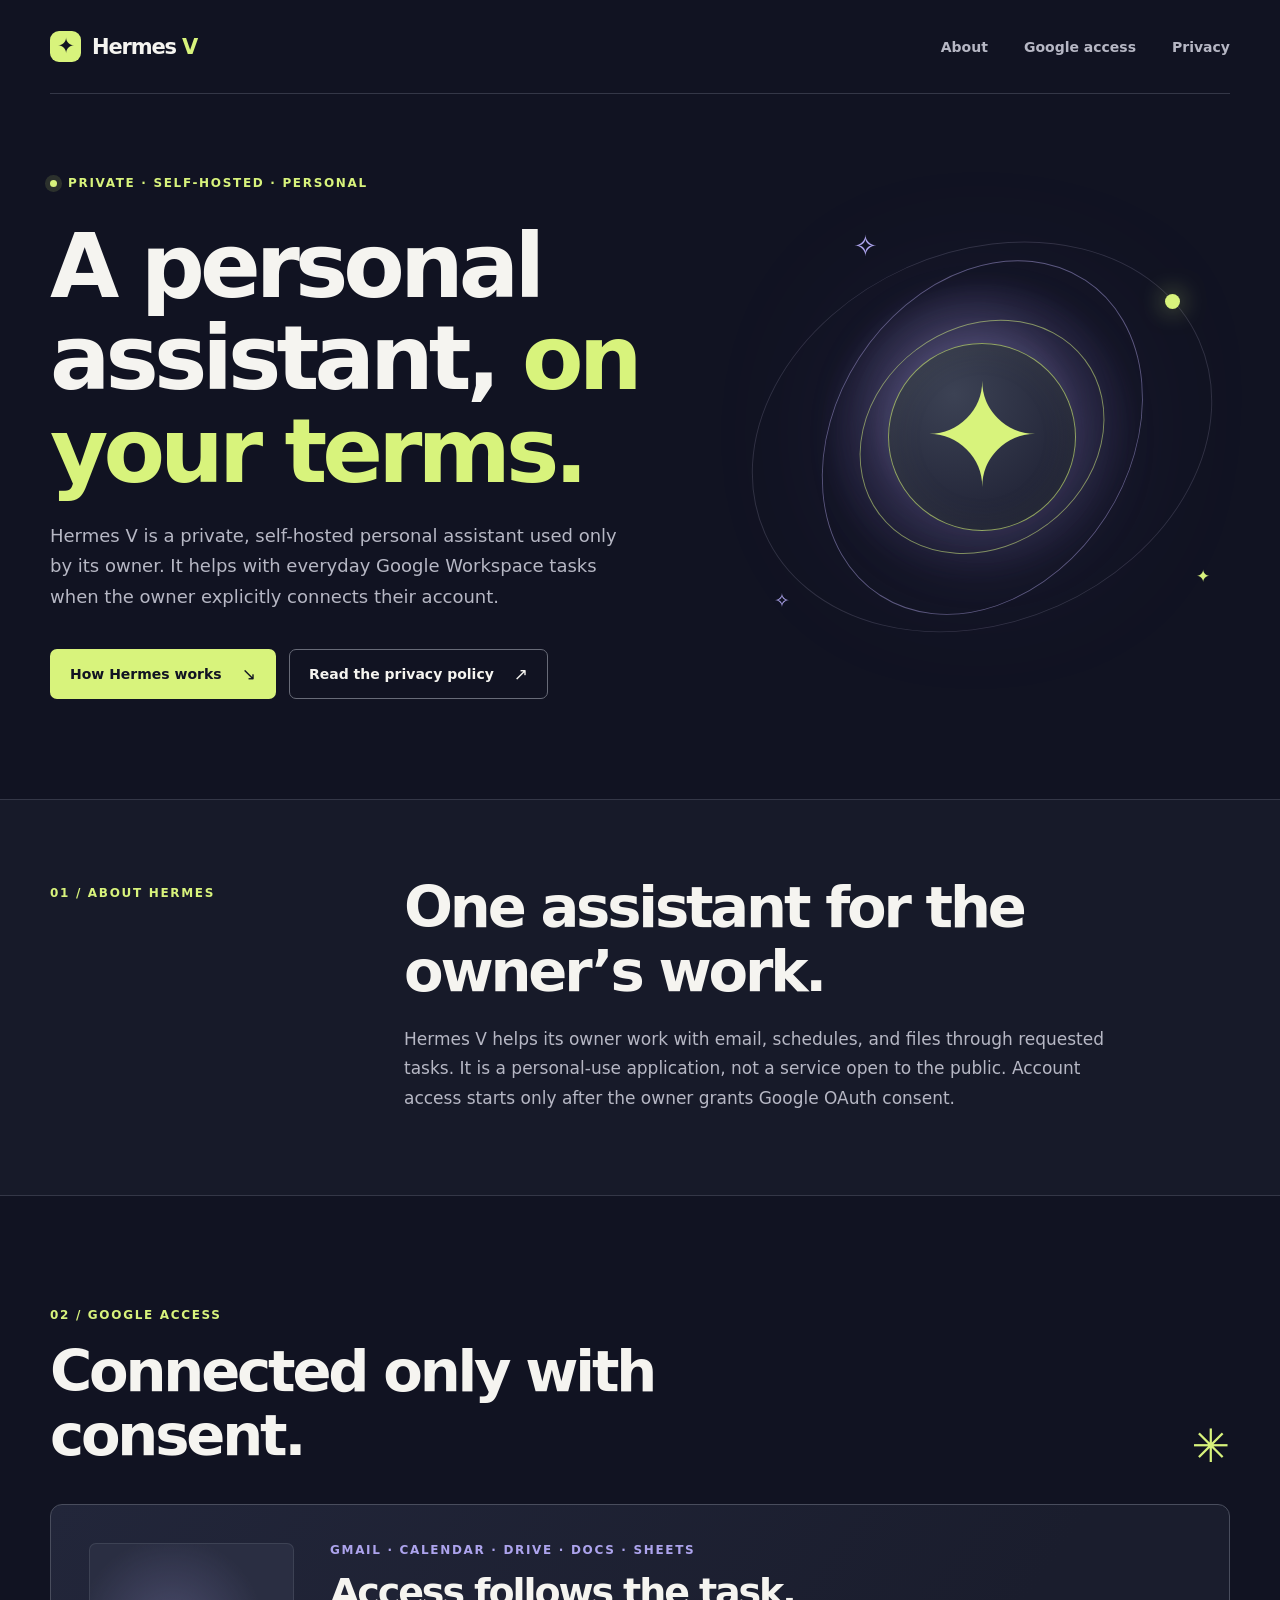
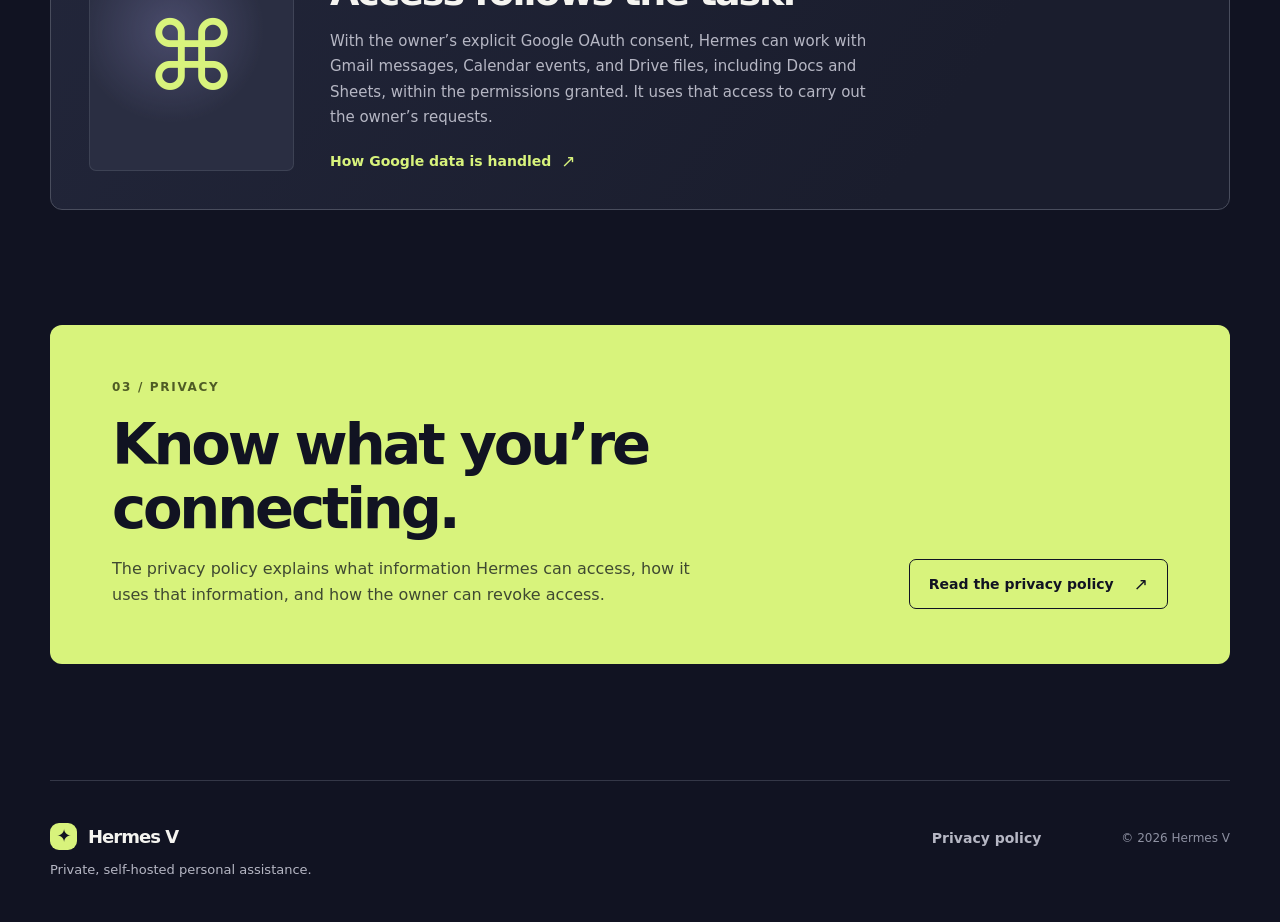
<file: index.html>
<!doctype html>
<html lang="en">
  <head>
    <meta charset="utf-8">
    <meta name="viewport" content="width=device-width, initial-scale=1">
    <meta name="theme-color" content="#111322">
    <meta name="description" content="Hermes V is a private, self-hosted personal assistant used only by its owner. Learn what it does and how it uses Google data.">
    <title>Hermes V — Private personal assistant</title>
    <link rel="icon" href="/favicon.svg" type="image/svg+xml">
    <link rel="stylesheet" href="/styles.css">
  </head>
  <body>
    <a class="skip-link" href="#main">Skip to content</a>
    <div class="site-shell">
      <header class="site-header wrap">
        <a class="brand" href="/" aria-label="Hermes V home"><span class="brand-mark" aria-hidden="true">✦</span><span>Hermes <span class="brand-numerals">V</span></span></a>
        <nav aria-label="Main navigation"><a href="#about">About</a><a href="#access">Google access</a><a href="/privacy/">Privacy</a></nav>
      </header>

      <main id="main">
        <section class="hero wrap" aria-labelledby="hero-title">
          <div class="hero-copy">
            <p class="eyebrow"><span class="eyebrow-dot" aria-hidden="true"></span> Private · Self-hosted · Personal</p>
            <h1 id="hero-title">A personal assistant, <em>on your terms.</em></h1>
            <p class="hero-description">Hermes V is a private, self-hosted personal assistant used only by its owner. It helps with everyday Google Workspace tasks when the owner explicitly connects their account.</p>
            <div class="hero-actions">
              <a class="button button-primary" href="#about">How Hermes works <span aria-hidden="true">↘</span></a>
              <a class="button button-secondary" href="/privacy/">Read the privacy policy <span aria-hidden="true">↗</span></a>
            </div>
          </div>
          <div class="hero-art" aria-hidden="true">
            <div class="orbit orbit-outer"></div><div class="orbit orbit-middle"></div><div class="orbit orbit-inner"></div>
            <div class="art-core">✦</div>
            <span class="star star-one">✧</span><span class="star star-two">✦</span><span class="star star-three">✧</span>
          </div>
        </section>

        <section class="intro-band" id="about" aria-labelledby="about-title">
          <div class="wrap intro-grid">
            <p class="section-label">01 / About Hermes</p>
            <div>
              <h2 id="about-title">One assistant for the owner’s work.</h2>
              <p>Hermes V helps its owner work with email, schedules, and files through requested tasks. It is a personal-use application, not a service open to the public. Account access starts only after the owner grants Google OAuth consent.</p>
            </div>
          </div>
        </section>

        <section class="projects-section wrap" id="access" aria-labelledby="access-title">
          <div class="section-heading">
            <div><p class="section-label">02 / Google access</p><h2 id="access-title">Connected only with consent.</h2></div>
            <span class="section-decoration" aria-hidden="true">✳</span>
          </div>
          <article class="project-card access-card">
            <div class="project-symbol" aria-hidden="true">⌘</div>
            <div class="project-content">
              <p class="card-kicker">Gmail · Calendar · Drive · Docs · Sheets</p>
              <h3>Access follows the task.</h3>
              <p>With the owner’s explicit Google OAuth consent, Hermes can work with Gmail messages, Calendar events, and Drive files, including Docs and Sheets, within the permissions granted. It uses that access to carry out the owner’s requests.</p>
              <a class="text-link" href="/privacy/">How Google data is handled <span aria-hidden="true">↗</span></a>
            </div>
          </article>
        </section>

        <section class="trust-section wrap" aria-labelledby="trust-title">
          <div class="trust-card">
            <div><p class="section-label">03 / Privacy</p><h2 id="trust-title">Know what you’re connecting.</h2><p>The privacy policy explains what information Hermes can access, how it uses that information, and how the owner can revoke access.</p></div>
            <a class="button button-light" href="/privacy/">Read the privacy policy <span aria-hidden="true">↗</span></a>
          </div>
        </section>
      </main>

      <footer class="site-footer wrap">
        <div><a class="brand footer-brand" href="/"><span class="brand-mark" aria-hidden="true">✦</span> Hermes V</a><p>Private, self-hosted personal assistance.</p></div>
        <div class="footer-links"><a href="/privacy/">Privacy policy</a></div>
        <small>© 2026 Hermes V</small>
      </footer>
    </div>
  </body>
</html>
</file>
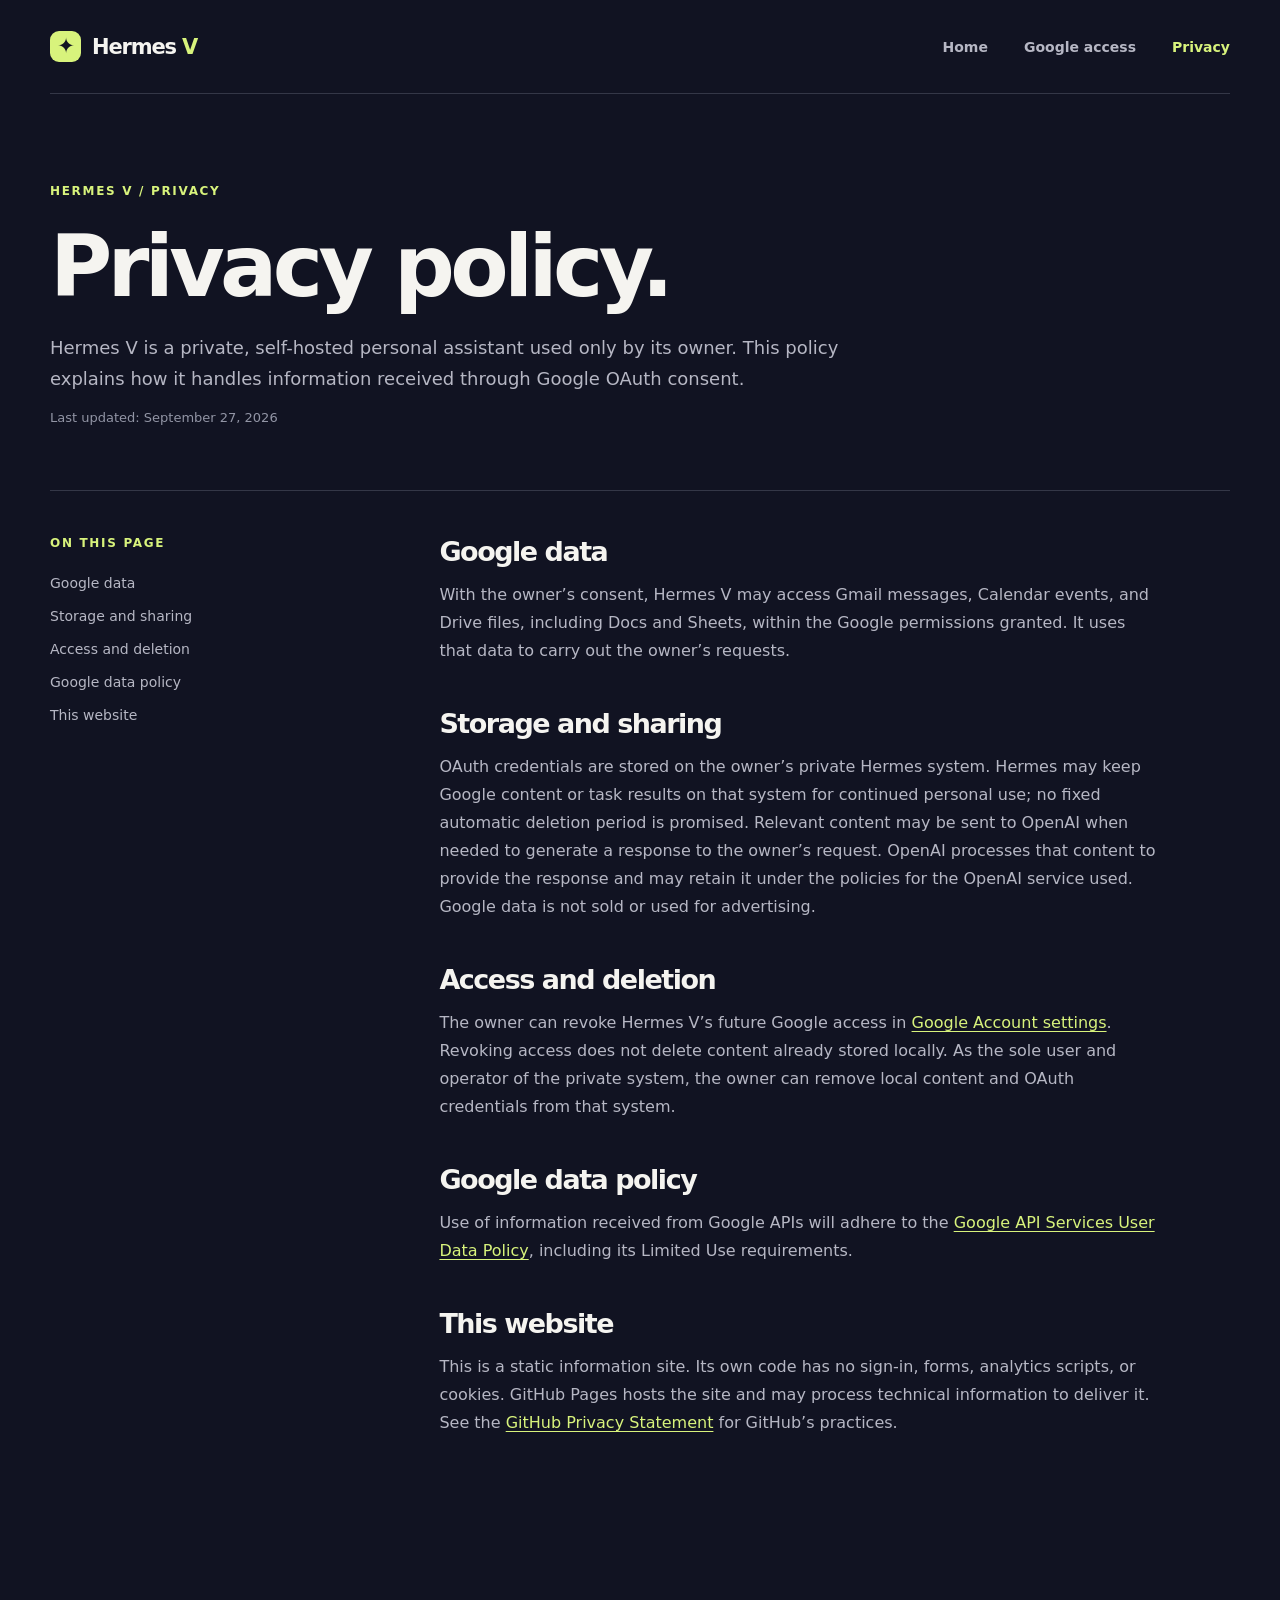
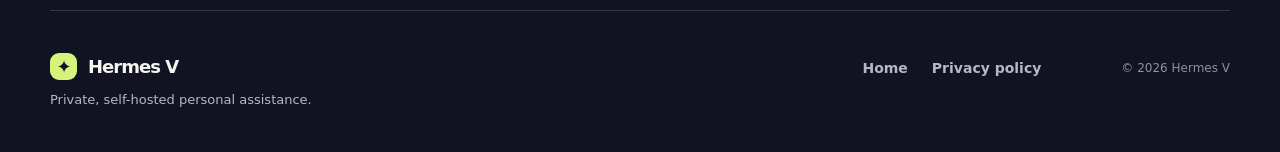
<file: privacy/index.html>
<!doctype html>
<html lang="en">
  <head>
    <meta charset="utf-8">
    <meta name="viewport" content="width=device-width, initial-scale=1">
    <meta name="theme-color" content="#111322">
    <meta name="description" content="Privacy policy for Hermes V, a private, self-hosted personal assistant.">
    <title>Privacy Policy — Hermes V</title>
    <link rel="icon" href="/favicon.svg" type="image/svg+xml">
    <link rel="stylesheet" href="/styles.css">
  </head>
  <body>
    <a class="skip-link" href="#main">Skip to content</a>
    <div class="site-shell">
      <header class="site-header wrap">
        <a class="brand" href="/" aria-label="Hermes V home"><span class="brand-mark" aria-hidden="true">✦</span><span>Hermes <span class="brand-numerals">V</span></span></a>
        <nav aria-label="Main navigation"><a href="/">Home</a><a href="/#access">Google access</a><a href="/privacy/" aria-current="page">Privacy</a></nav>
      </header>
      <main id="main" class="document-main wrap">
        <p class="section-label">Hermes V / Privacy</p>
        <h1>Privacy policy.</h1>
        <p class="document-lead">Hermes V is a private, self-hosted personal assistant used only by its owner. This policy explains how it handles information received through Google OAuth consent.</p>
        <p class="updated">Last updated: September 27, 2026</p>
        <div class="document-grid">
          <aside class="document-aside" aria-label="On this page"><p>On this page</p><a href="#google-data">Google data</a><a href="#storage">Storage and sharing</a><a href="#access-deletion">Access and deletion</a><a href="#policy">Google data policy</a><a href="#website">This website</a></aside>
          <div class="document-body">
            <section id="google-data"><h2>Google data</h2><p>With the owner’s consent, Hermes V may access Gmail messages, Calendar events, and Drive files, including Docs and Sheets, within the Google permissions granted. It uses that data to carry out the owner’s requests.</p></section>
            <section id="storage"><h2>Storage and sharing</h2><p>OAuth credentials are stored on the owner’s private Hermes system. Hermes may keep Google content or task results on that system for continued personal use; no fixed automatic deletion period is promised. Relevant content may be sent to OpenAI when needed to generate a response to the owner’s request. OpenAI processes that content to provide the response and may retain it under the policies for the OpenAI service used. Google data is not sold or used for advertising.</p></section>
            <section id="access-deletion"><h2>Access and deletion</h2><p>The owner can revoke Hermes V’s future Google access in <a href="https://myaccount.google.com/connections">Google Account settings</a>. Revoking access does not delete content already stored locally. As the sole user and operator of the private system, the owner can remove local content and OAuth credentials from that system.</p></section>
            <section id="policy"><h2>Google data policy</h2><p>Use of information received from Google APIs will adhere to the <a href="https://developers.google.com/terms/api-services-user-data-policy">Google API Services User Data Policy</a>, including its Limited Use requirements.</p></section>
            <section id="website"><h2>This website</h2><p>This is a static information site. Its own code has no sign-in, forms, analytics scripts, or cookies. GitHub Pages hosts the site and may process technical information to deliver it. See the <a href="https://docs.github.com/en/site-policy/privacy-policies/github-general-privacy-statement">GitHub Privacy Statement</a> for GitHub’s practices.</p></section>
          </div>
        </div>
      </main>
      <footer class="site-footer wrap"><div><a class="brand footer-brand" href="/"><span class="brand-mark" aria-hidden="true">✦</span> Hermes V</a><p>Private, self-hosted personal assistance.</p></div><div class="footer-links"><a href="/">Home</a><a href="/privacy/">Privacy policy</a></div><small>© 2026 Hermes V</small></footer>
    </div>
  </body>
</html>
</file>
<file: styles.css>
:root {
  color-scheme: dark;
  --ink: #f5f4f0;
  --muted: #b6b7c4;
  --background: #111322;
  --surface: #1a1d2d;
  --line: #343747;
  --acid: #d8f37c;
  --violet: #ada4ed;
  font-family: Inter, ui-sans-serif, system-ui, -apple-system, BlinkMacSystemFont, 'Segoe UI', sans-serif;
  font-synthesis: none;
  scroll-behavior: smooth;
}

* { box-sizing: border-box; }
body { margin: 0; background: var(--background); color: var(--ink); }
a { color: inherit; }
button, a { -webkit-tap-highlight-color: transparent; }
a:focus-visible { outline: 3px solid var(--acid); outline-offset: 5px; border-radius: 3px; }
::selection { background: var(--acid); color: var(--background); }
.site-shell { overflow: hidden; }
.wrap { width: min(100% - 64px, 1180px); margin-inline: auto; }
.skip-link { position: absolute; z-index: 20; top: -100px; left: 20px; padding: 10px 16px; background: var(--acid); color: var(--background); }
.skip-link:focus { top: 12px; }

.site-header { display: flex; align-items: center; justify-content: space-between; min-height: 94px; border-bottom: 1px solid var(--line); }
.brand { display: inline-flex; align-items: center; gap: 11px; font-family: ui-sans-serif, system-ui, -apple-system, BlinkMacSystemFont, 'Segoe UI', sans-serif; font-size: 21px; font-weight: 700; letter-spacing: -.055em; text-decoration: none; white-space: nowrap; }
.brand-mark { display: grid; place-items: center; width: 31px; height: 31px; border-radius: 9px; background: var(--acid); color: var(--background); font-size: 21px; line-height: 1; }
.brand-numerals { color: var(--acid); }
.site-header nav { display: flex; gap: 36px; align-items: center; }
.site-header nav a, .footer-links a { color: var(--muted); font-size: 14px; font-weight: 600; text-decoration: none; transition: color .2s ease; }
.site-header nav a:hover, .site-header nav a[aria-current], .footer-links a:hover { color: var(--acid); }

.hero { position: relative; display: grid; grid-template-columns: 58% 42%; min-height: 650px; align-items: center; padding-block: 82px 100px; }
.hero-copy { position: relative; z-index: 2; }
.eyebrow, .section-label, .card-kicker { margin: 0; color: var(--acid); font-size: 12px; font-weight: 700; letter-spacing: .14em; text-transform: uppercase; }
.eyebrow { display: flex; align-items: center; gap: 11px; }
.eyebrow-dot { width: 7px; height: 7px; border-radius: 50%; background: var(--acid); box-shadow: 0 0 0 5px #d8f37c22; }
h1, h2, h3, p { margin-top: 0; }
h1, h2, h3 { font-family: ui-sans-serif, system-ui, -apple-system, BlinkMacSystemFont, 'Segoe UI', sans-serif; letter-spacing: -.055em; }
.hero h1 { max-width: 760px; margin: 30px 0 24px; font-size: clamp(56px, 7vw, 94px); font-weight: 600; line-height: 1.03; }
.hero h1 em { color: var(--acid); font-style: normal; }
.hero-description { max-width: 575px; color: var(--muted); font-size: 18px; line-height: 1.7; }
.hero-actions { display: flex; flex-wrap: wrap; gap: 13px; margin-top: 36px; }
.button { display: inline-flex; align-items: center; justify-content: center; gap: 20px; min-height: 50px; padding: 0 19px; border: 1px solid transparent; border-radius: 7px; font-size: 14px; font-weight: 700; text-decoration: none; transition: transform .2s ease, background .2s ease, border-color .2s ease; }
.button:hover { transform: translateY(-2px); }
.button span, .text-link span { font-size: 17px; font-weight: 400; }
.button-primary { background: var(--acid); color: var(--background); }
.button-primary:hover { background: #e7ffa0; }
.button-secondary { border-color: #686b78; color: var(--ink); }
.button-secondary:hover { border-color: var(--acid); }
.hero-art { position: relative; width: min(100%, 520px); aspect-ratio: 1; margin-left: auto; filter: drop-shadow(0 0 80px #9d86fa23); }
.orbit { position: absolute; inset: 0; border: 1px solid #7a79934d; border-radius: 50%; }
.orbit-outer { inset: 2%; transform: rotate(-24deg) scaleY(.78); }
.orbit-middle { inset: 12%; transform: rotate(33deg) scaleX(.78); border-color: #b0a6e877; }
.orbit-inner { inset: 24%; transform: rotate(-37deg) scaleY(.85); border-color: #d8f37c88; }
.hero-art::before { content: ''; position: absolute; inset: 19%; border-radius: 50%; background: radial-gradient(circle at 45% 40%, #b3a9ec66, #61559621 45%, transparent 72%); filter: blur(9px); }
.hero-art::after { content: ''; position: absolute; top: 21%; right: 10%; width: 15px; height: 15px; border-radius: 50%; background: var(--acid); box-shadow: 0 0 24px #d8f37caa; }
.art-core { position: absolute; display: grid; place-items: center; inset: 31%; border: 1px solid #d8f37c99; border-radius: 50%; background: radial-gradient(circle at 35% 27%, #3c4254, #24273a 65%, #16192a); box-shadow: inset 0 0 35px #a4b27719, 0 0 80px #ada4ed44; color: var(--acid); font-size: 140px; line-height: 1; }
.star { position: absolute; color: var(--violet); }
.star-one { top: 8%; left: 24%; font-size: 29px; }
.star-two { right: 4%; bottom: 20%; color: var(--acid); font-size: 17px; }
.star-three { left: 8%; bottom: 15%; font-size: 19px; }

.intro-band { border-block: 1px solid var(--line); background: #171a29; }
.intro-grid { display: grid; grid-template-columns: 30% 70%; gap: 0; padding-block: 76px 81px; }
.intro-grid .section-label { padding-top: 10px; }
.intro-grid h2, .section-heading h2, .trust-card h2 { max-width: 650px; margin-bottom: 20px; font-size: clamp(39px, 4.5vw, 58px); font-weight: 600; line-height: 1.12; }
.intro-grid p:not(.section-label) { max-width: 700px; margin: 0; color: var(--muted); font-size: 17px; line-height: 1.75; }
.projects-section { padding-block: 112px 115px; }
.section-heading { display: flex; align-items: end; justify-content: space-between; margin-bottom: 35px; }
.section-heading .section-label { margin-bottom: 18px; }
.section-heading h2 { margin: 0; }
.section-decoration { color: var(--acid); font-size: 46px; line-height: 1; }
.project-card { display: grid; grid-template-columns: 205px 1fr auto; gap: 36px; min-height: 290px; padding: 38px; border: 1px solid #494d5d; border-radius: 12px; background: linear-gradient(125deg, #22263a, #1a1d2d 75%); }
.project-symbol { display: grid; place-items: center; align-self: stretch; min-height: 210px; border: 1px solid #646a7a55; border-radius: 7px; background: radial-gradient(circle at 40% 38%, #a6a1e440, transparent 50%), #2a2e42; color: var(--acid); font-size: 95px; }
.project-content { align-self: center; }
.card-kicker { margin-bottom: 13px; color: var(--violet); }
.project-content h3 { margin-bottom: 15px; font-size: clamp(27px, 3vw, 38px); font-weight: 600; }
.project-content p:not(.card-kicker) { max-width: 560px; margin-bottom: 20px; color: var(--muted); font-size: 15px; line-height: 1.7; }
.text-link { display: inline-flex; align-items: center; gap: 10px; color: var(--acid); font-size: 14px; font-weight: 700; text-decoration: none; }
.text-link:hover { text-decoration: underline; text-underline-offset: 4px; }
.project-index { color: #8e91a2; font-family: ui-sans-serif, system-ui, -apple-system, BlinkMacSystemFont, 'Segoe UI', sans-serif; font-size: 13px; }
.trust-section { padding-bottom: 116px; }
.trust-card { display: flex; align-items: end; justify-content: space-between; gap: 50px; padding: 55px 62px; border-radius: 12px; background: var(--acid); color: var(--background); }
.trust-card .section-label { margin-bottom: 19px; color: #4f5c25; }
.trust-card h2 { margin-bottom: 14px; }
.trust-card p:not(.section-label) { max-width: 610px; margin: 0; color: #3f4931; font-size: 16px; line-height: 1.65; }
.button-light { flex: 0 0 auto; border-color: var(--background); color: var(--background); }
.button-light:hover { background: #11132214; }

.site-footer { display: grid; grid-template-columns: 1fr auto auto; gap: 80px; align-items: start; padding-block: 42px 45px; border-top: 1px solid var(--line); }
.footer-brand { font-size: 18px; }
.footer-brand .brand-mark { width: 27px; height: 27px; font-size: 18px; }
.site-footer p { margin: 12px 0 0; color: var(--muted); font-size: 13px; }
.footer-links { display: flex; gap: 24px; padding-top: 7px; }
.site-footer small { padding-top: 8px; color: #8e91a2; font-size: 12px; white-space: nowrap; }

.document-main { padding-block: 90px 130px; }
.document-main > .section-label { margin-bottom: 24px; }
.document-main h1 { max-width: 850px; margin-bottom: 22px; font-size: clamp(52px, 7vw, 85px); font-weight: 600; line-height: 1.05; }
.document-lead { max-width: 820px; margin-bottom: 16px; color: var(--muted); font-size: 18px; line-height: 1.7; }
.document-lead strong { color: var(--ink); font-weight: 600; }
.updated { color: #9295a5; font-size: 13px; }
.document-grid { display: grid; grid-template-columns: 25% 1fr; gap: 8%; margin-top: 65px; padding-top: 45px; border-top: 1px solid var(--line); }
.document-aside { display: flex; flex-direction: column; align-items: start; gap: 17px; }
.document-aside p { margin-bottom: 8px; color: var(--acid); font-size: 12px; font-weight: 700; letter-spacing: .14em; text-transform: uppercase; }
.document-aside a { color: var(--muted); font-size: 14px; text-decoration: none; }
.document-aside a:hover { color: var(--acid); }
.document-body section { margin-bottom: 43px; scroll-margin-top: 30px; }
.document-body h2 { margin-bottom: 14px; font-size: 27px; font-weight: 600; }
.document-body p { max-width: 720px; color: var(--muted); font-size: 16px; line-height: 1.75; }
.document-body a { color: var(--acid); text-underline-offset: 3px; }

@media (max-width: 900px) {
  .hero { grid-template-columns: 1fr; min-height: auto; padding-block: 90px 40px; }
  .hero-art { grid-row: 1; width: min(65%, 360px); margin: -60px 0 -30px auto; opacity: .75; }
  .hero-copy { grid-row: 1; }
  .hero h1 { max-width: 650px; }
  .project-card { grid-template-columns: 150px 1fr; }
  .project-index { display: none; }
  .trust-card { align-items: start; flex-direction: column; gap: 27px; }
  .site-footer { grid-template-columns: 1fr auto; gap: 28px; }
  .site-footer small { grid-column: 1 / -1; }
}
@media (max-width: 640px) {
  .wrap { width: min(100% - 36px, 1180px); }
  .site-header { min-height: 77px; align-items: start; flex-direction: column; justify-content: center; gap: 10px; padding-block: 14px; }
  .brand { font-size: 18px; }
  .brand-mark { width: 26px; height: 26px; font-size: 18px; }
  .site-header nav { gap: 22px; }
  .site-header nav a { font-size: 12px; }
  .hero { padding-block: 85px 75px; }
  .hero-art { position: absolute; top: 10px; right: -90px; width: 300px; opacity: .35; }
  .hero h1 { margin-top: 27px; font-size: clamp(48px, 12vw, 66px); }
  .hero-description { font-size: 16px; }
  .hero-actions { align-items: stretch; flex-direction: column; }
  .button { width: 100%; justify-content: space-between; }
  .intro-grid { grid-template-columns: 1fr; gap: 20px; padding-block: 66px; }
  .intro-grid h2, .section-heading h2, .trust-card h2 { font-size: 39px; }
  .intro-grid p:not(.section-label) { font-size: 16px; }
  .projects-section { padding-block: 83px; }
  .section-decoration { display: none; }
  .project-card { grid-template-columns: 1fr; gap: 24px; padding: 20px; }
  .project-symbol { min-height: 150px; }
  .project-content { padding: 0 3px 6px; }
  .trust-section { padding-bottom: 84px; }
  .trust-card { padding: 35px 25px; }
  .site-footer { grid-template-columns: 1fr; gap: 27px; }
  .site-footer small { grid-column: auto; }
  .footer-links { padding-top: 0; }
  .document-main { padding-block: 75px 90px; }
  .document-lead { font-size: 16px; }
  .document-grid { display: block; margin-top: 42px; padding-top: 34px; }
  .document-aside { margin-bottom: 40px; }
}

@media (prefers-reduced-motion: reduce) {
  :root { scroll-behavior: auto; }
  *, *::before, *::after { transition-duration: .01ms !important; animation-duration: .01ms !important; }
}
</file>
